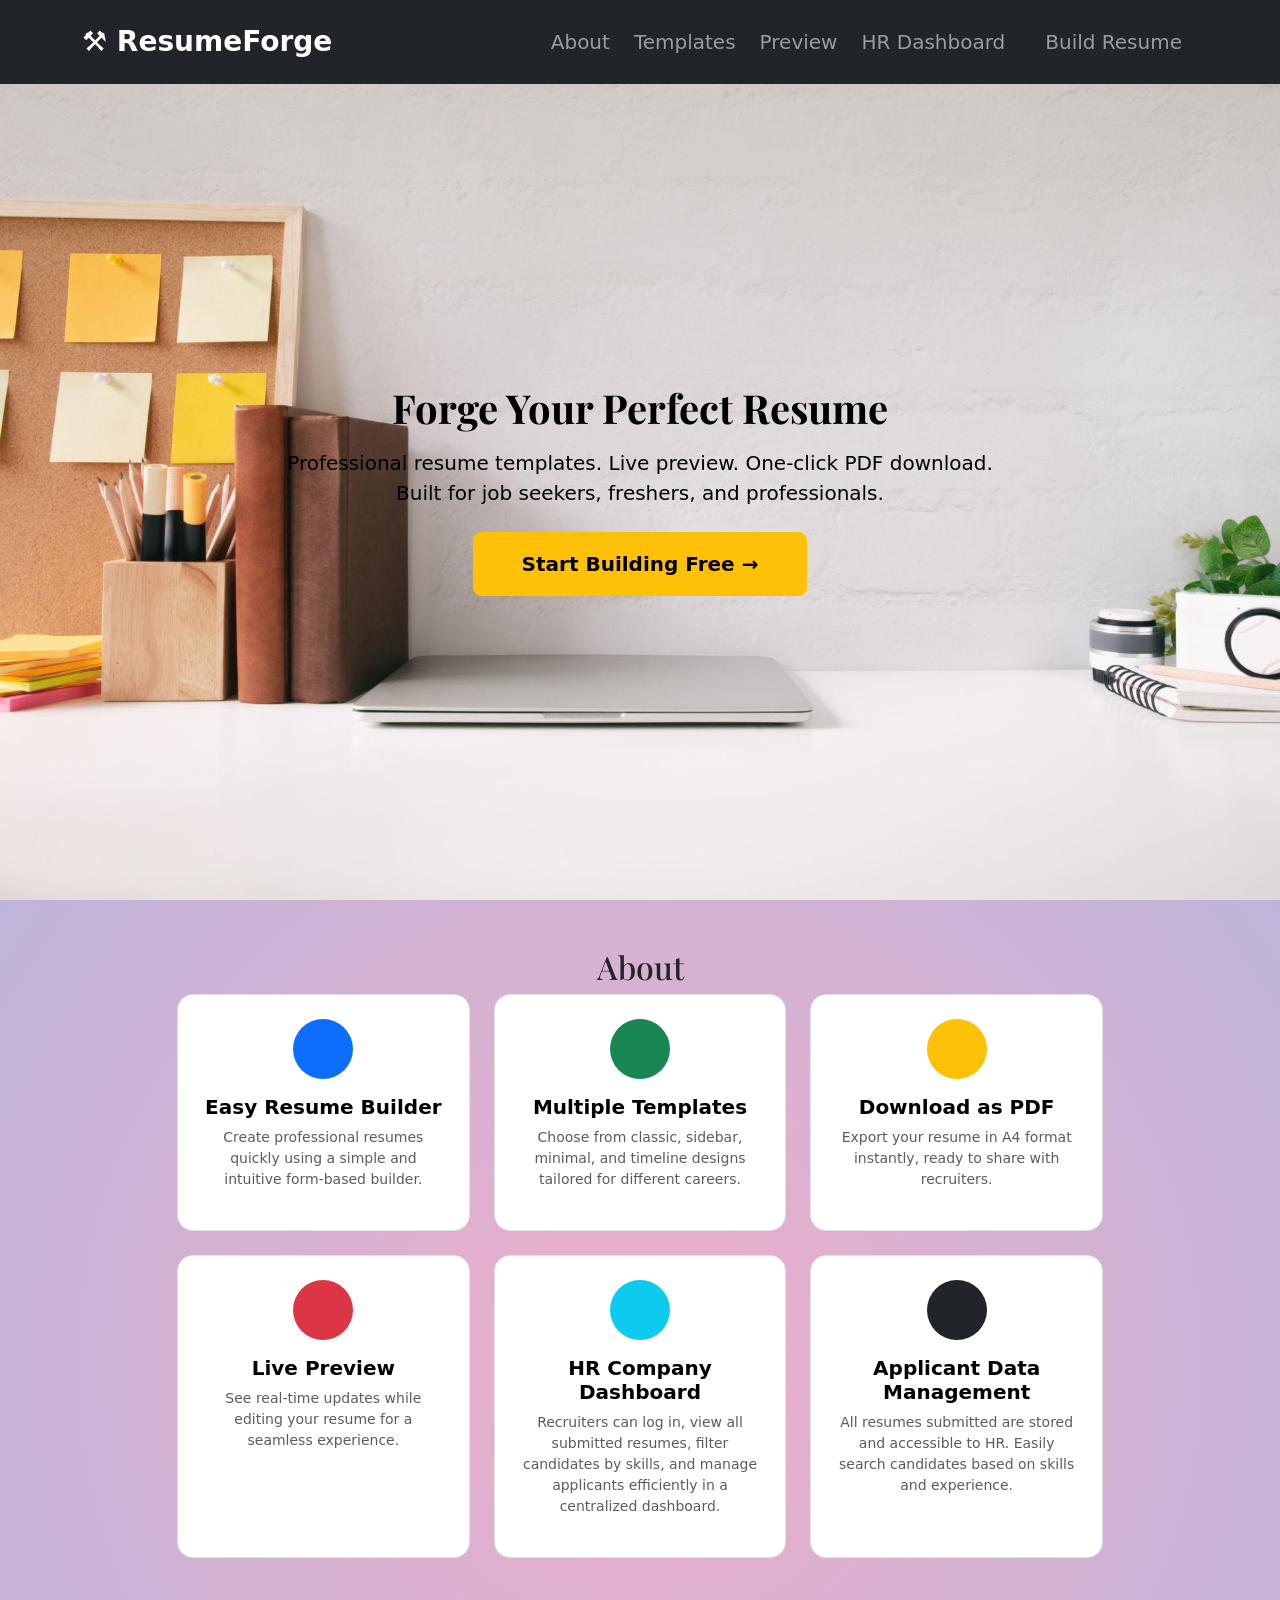
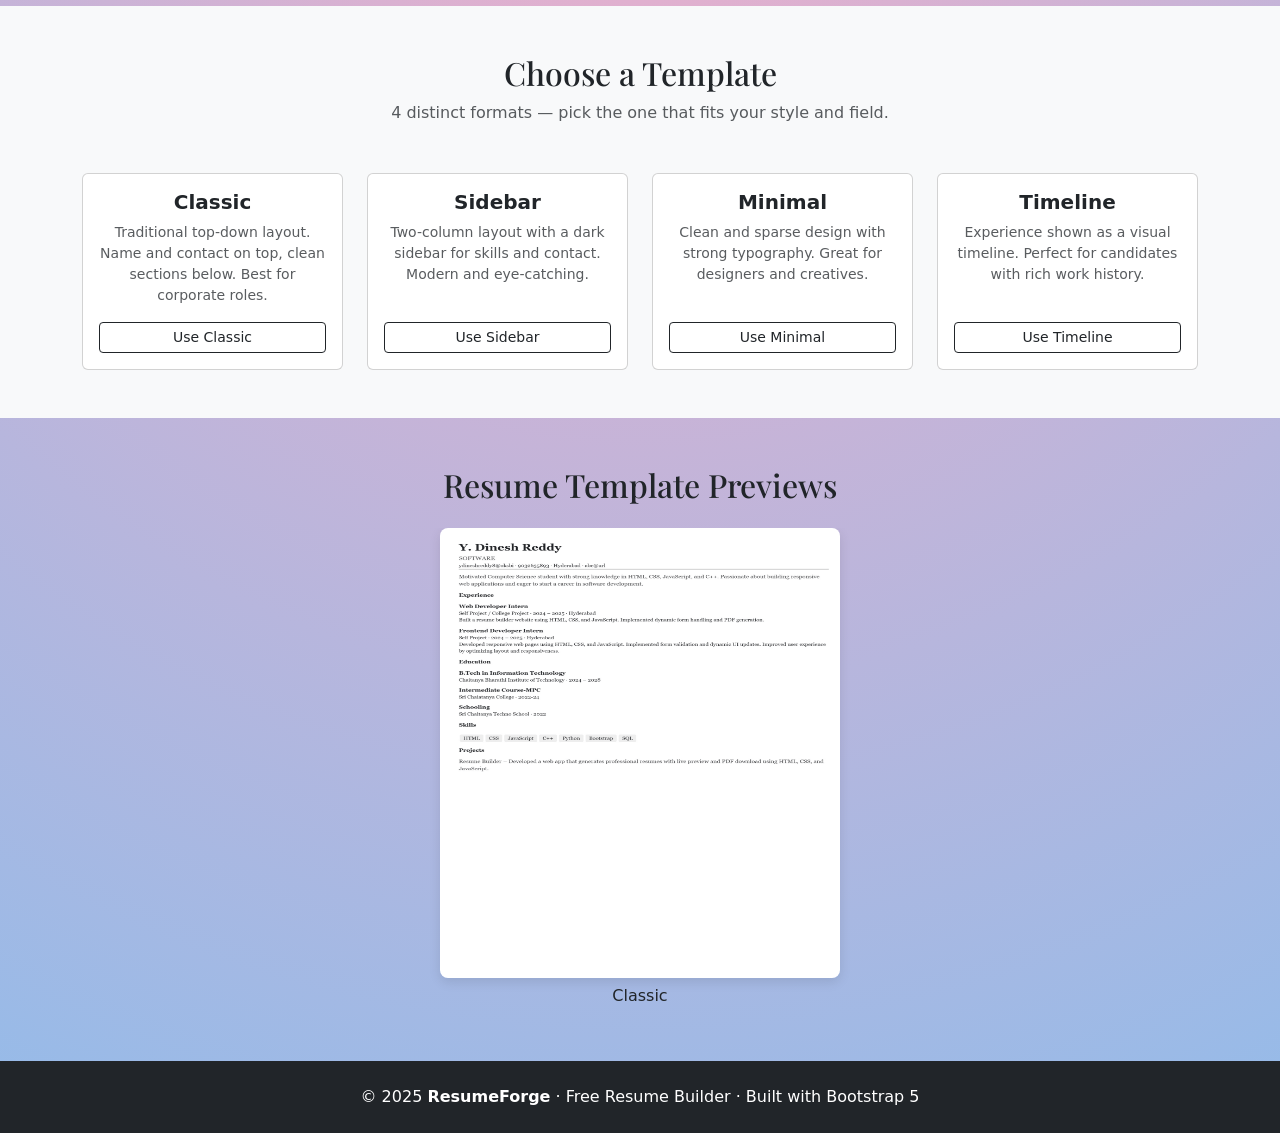
<file: index.html>
<!doctype html>
<html lang="en">

<head>
    <meta charset="UTF-8" />
    <meta name="viewport" content="width=device-width, initial-scale=1.0" />
    <title>ResumeForge</title>
    <link href="https://cdn.jsdelivr.net/npm/bootstrap@5.3.0/dist/css/bootstrap.min.css" rel="stylesheet" />
    <link
        href="https://fonts.googleapis.com/css2?family=Playfair+Display:wght@700&family=DM+Sans:wght@400;500&display=swap"
        rel="stylesheet" />
    <link href="style.css" rel="stylesheet" />
</head>

<body class="builder-page">
    <!-- Navbar -->
    <nav class="navbar navbar-expand-lg navbar-dark fixed-top bg-dark  py-3 " id="mainNav">
        <div class="container">
            <a class="navbar-brand fw-bold fs-3" href="#">⚒ ResumeForge</a>
            <button class="navbar-toggler" type="button" data-bs-toggle="collapse" data-bs-target="#navMenu">
                <span class="navbar-toggler-icon"></span>
            </button>
            <div class="collapse navbar-collapse " id="navMenu">
                <ul class="navbar-nav ms-auto fs-5 gap-2">
                    <li class="nav-item ">
                        <a class="nav-link" href="#about">About</a>
                    </li>
                    <li class="nav-item">
                        <a class="nav-link" href="#templates">Templates</a>
                    </li>
                    <li class="nav-item">
                        <a class="nav-link" href="#preview">Preview</a>
                    </li>
                    <li class="nav-item">
                        <a class="nav-link" href="login.html">HR Dashboard</a>
                    </li>
                    <li class="nav-item">
                        <a class="nav-link btn btn-outline-light px-3 ms-2" id="hov" href="builder.html">Build
                            Resume</a>
                    </li>
                </ul>
            </div>
        </div>
    </nav>

    <!-- Hero Section -->
    <section class="hero d-flex align-items-center text-white text-center text-white min-vh-100"
        style="background-image: url(download2.jpg); background-size: cover;background-repeat: no-repeat; ">
        <div class="container">
            <h1 class="display-3 hero-title">Forge Your Perfect Resume</h1>
            <p class="lead mt-3 mb-4">
                Professional resume templates. Live preview. One-click PDF
                download.<br />Built for job seekers, freshers, and professionals.
            </p>
            <a href="builder.html" class="btn btn-warning btn-lg px-5 py-3 fw-semibold">Start Building Free →</a>
        </div>
    </section>

    <div class="container py-5">
        <div class="row justify-content-center">
            <h2 class="section-title text-center">About</h2>

            <div class="col-lg-10">
                <div class="row g-4 row-cols-1 row-cols-md-2 row-cols-lg-3 text-center">

                    <!-- Feature 1 -->
                    <div class="col">
                        <div class="p-4 rounded-4 h-100 feature-card">
                            <div
                                class="d-inline-flex align-items-center justify-content-center bg-primary text-white fs-3 mb-3 rounded-circle feature-icon">
                                <i class="bi bi-file-earmark-text"></i>
                            </div>
                            <h5 class="fw-bold">Easy Resume Builder</h5>
                            <p class="small text-muted">
                                Create professional resumes quickly using a simple and intuitive form-based builder.
                            </p>
                        </div>
                    </div>

                    <!-- Feature 2 -->
                    <div class="col">
                        <div class="p-4 rounded-4 h-100 feature-card">
                            <div
                                class="d-inline-flex align-items-center justify-content-center bg-success text-white fs-3 mb-3 rounded-circle feature-icon">
                                <i class="bi bi-layout-text-window"></i>
                            </div>
                            <h5 class="fw-bold">Multiple Templates</h5>
                            <p class="small text-muted">
                                Choose from classic, sidebar, minimal, and timeline designs tailored for different
                                careers.
                            </p>
                        </div>
                    </div>

                    <!-- Feature 3 -->
                    <div class="col">
                        <div class="p-4 rounded-4 h-100 feature-card">
                            <div
                                class="d-inline-flex align-items-center justify-content-center bg-warning text-dark fs-3 mb-3 rounded-circle feature-icon">
                                <i class="bi bi-download"></i>
                            </div>
                            <h5 class="fw-bold">Download as PDF</h5>
                            <p class="small text-muted">
                                Export your resume in A4 format instantly, ready to share with recruiters.
                            </p>
                        </div>
                    </div>

                    <!-- Feature 4 -->
                    <div class="col">
                        <div class="p-4 rounded-4 h-100 feature-card">
                            <div
                                class="d-inline-flex align-items-center justify-content-center bg-danger text-white fs-3 mb-3 rounded-circle feature-icon">
                                <i class="bi bi-pencil-square"></i>
                            </div>
                            <h5 class="fw-bold">Live Preview</h5>
                            <p class="small text-muted">
                                See real-time updates while editing your resume for a seamless experience.
                            </p>
                        </div>
                    </div>

                    <!-- Feature 5 -->
                    <div class="col">
                        <div class="p-4 rounded-4 h-100 feature-card">
                            <div
                                class="d-inline-flex align-items-center justify-content-center bg-info text-white fs-3 mb-3 rounded-circle feature-icon">
                                <i class="bi bi-person-lines-fill"></i>
                            </div>
                            <h5 class="fw-bold">HR Company Dashboard</h5>
                            <p class="small text-muted">
                                Recruiters can log in, view all submitted resumes, filter candidates by skills,
                                and manage applicants efficiently in a centralized dashboard. </p>
                        </div>
                    </div>

                    <!-- Feature 6 -->
                    <div class="col">
                        <div class="p-4 rounded-4 h-100 feature-card">
                            <div
                                class="d-inline-flex align-items-center justify-content-center bg-dark text-white fs-3 mb-3 rounded-circle feature-icon">
                                <i class="bi bi-brush"></i>
                            </div>
                            <h5 class="fw-bold">Applicant Data Management</h5>
                            <p class="small text-muted">
                                All resumes submitted are stored and accessible to HR.
                                Easily search candidates based on skills and experience. </p>
                        </div>
                    </div>

                </div>
            </div>

        </div>
    </div>
    <!-- Templates Section -->
    <section class="py-5 bg-light" id="templates">
        <div class="container">
            <h2 class="section-title text-center">Choose a Template</h2>
            <p class="text-center text-muted mb-5">
                4 distinct formats — pick the one that fits your style and field.
            </p>
            <div class="row g-4">
                <!-- Template 1: Classic -->
                <div class="col-sm-6 col-lg-3">
                    <div class="template-card card h-100 text-center p-3">
                        <h5 class="fw-bold">Classic</h5>
                        <p class="text-muted small">
                            Traditional top-down layout. Name and contact on top, clean
                            sections below. Best for corporate roles.
                        </p>
                        <a href="builder.html?template=classic" class="btn btn-outline-dark btn-sm mt-auto">Use
                            Classic</a>
                    </div>
                </div>

                <!-- Template 2: Sidebar -->
                <div class="col-sm-6 col-lg-3">
                    <div class="template-card card h-100 text-center p-3">
                        <h5 class="fw-bold">Sidebar</h5>
                        <p class="text-muted small">
                            Two-column layout with a dark sidebar for skills and contact.
                            Modern and eye-catching.
                        </p>
                        <a href="builder.html?template=sidebar" class="btn btn-outline-dark btn-sm mt-auto">Use
                            Sidebar</a>
                    </div>
                </div>

                <!-- Template 3: Minimal -->
                <div class="col-sm-6 col-lg-3">
                    <div class="template-card card h-100 text-center p-3">
                        <h5 class="fw-bold">Minimal</h5>
                        <p class="text-muted small">
                            Clean and sparse design with strong typography. Great for
                            designers and creatives.
                        </p>
                        <a href="builder.html?template=minimal" class="btn btn-outline-dark btn-sm mt-auto">Use
                            Minimal</a>
                    </div>
                </div>

                <!-- Template 4: Timeline -->
                <div class="col-sm-6 col-lg-3">
                    <div class="template-card card h-100 text-center p-3">
                        <h5 class="fw-bold">Timeline</h5>
                        <p class="text-muted small">
                            Experience shown as a visual timeline. Perfect for candidates
                            with rich work history.
                        </p>
                        <a href="builder.html?template=timeline" class="btn btn-outline-dark btn-sm mt-auto">Use
                            Timeline</a>
                    </div>
                </div>
            </div>
        </div>
    </section>


    <!-- Templates Carousel -->
    <section class="py-5" id="preview">
        <div class="container text-center">

            <h2 class="section-title">Resume Template Previews </h2>

            <div id="carouselExampleSlidesOnly" class="carousel slide mt-4" data-bs-ride="carousel"
                data-bs-interval="2000">

                <div class="carousel-inner">

                    <div class="carousel-item active">
                        <img src="imagesclassic.png" class="template" alt="Classic">
                        <h6 class="mt-2">Classic</h6>
                    </div>

                    <div class="carousel-item">
                        <img src="imagessidebar.png" class="template" alt="Sidebar">
                        <h6 class="mt-2">Sidebar</h6>
                    </div>

                    <div class="carousel-item">
                        <img src="imagesminimal.png" class="template" alt="Minimal">
                        <h6 class="mt-2">Minimal</h6>
                    </div>

                    <div class="carousel-item">
                        <img src="imagestimeline.png" class="template" alt="Timeline">
                        <h6 class="mt-2">Timeline</h6>
                    </div>

                </div>
            </div>
        </div>
    </section>

    <!-- Footer -->
    <footer class="bg-dark text-white text-center py-4">
        <p class="mb-0">
            © 2025 <strong>ResumeForge</strong> · Free Resume Builder · Built with
            Bootstrap 5
        </p>
    </footer>

    <script src="https://cdn.jsdelivr.net/npm/bootstrap@5.3.0/dist/js/bootstrap.bundle.min.js"></script>
    <script src="script.js"></script>
</body>

</html>
</file>
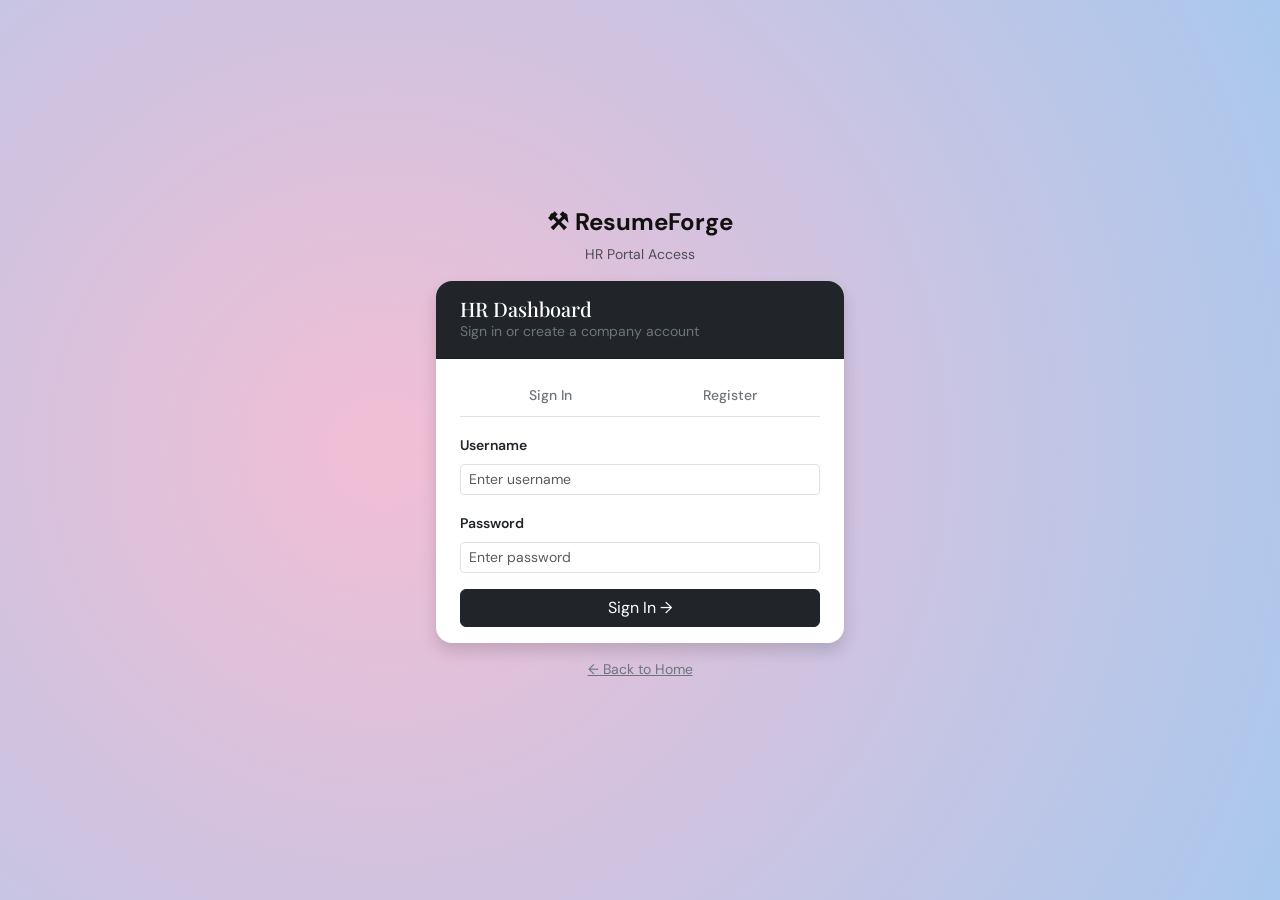
<file: hr-dashboard.html>
<!DOCTYPE html>
<html lang="en">

<head>
    <meta charset="UTF-8" />
    <meta name="viewport" content="width=device-width, initial-scale=1.0" />
    <title>ResumeForge – HR Dashboard</title>
    <link href="https://cdn.jsdelivr.net/npm/bootstrap@5.3.0/dist/css/bootstrap.min.css" rel="stylesheet" />
    <link
        href="https://fonts.googleapis.com/css2?family=Playfair+Display:wght@700&family=DM+Sans:wght@400;500&display=swap"
        rel="stylesheet" />
    <style>
        body {
            font-family: 'DM Sans', sans-serif;
            background: #f4f6fb;
        }

        .skill-tag {
            display: inline-block;
            background: #e9ecef;
            border-radius: 4px;
            padding: 2px 8px;
            font-size: 11px;
            margin: 2px 2px 2px 0;
            color: #495057;
        }

        .skill-tag.highlight {
            background: #fff3cd;
            color: #856404;
            font-weight: 600;
        }
    </style>
</head>

<body>

    <!-- Navbar -->
    <nav class="navbar navbar-dark bg-dark px-4">
        <a class="navbar-brand fw-bold" href="index.html" style="font-family:'Playfair Display',serif">⚒ ResumeForge</a>
        <div class="d-flex align-items-center gap-3">
            <span class="text-secondary small">Logged in as <strong class="text-white" id="navUserName"></strong> ·
                <span id="navCompany"></span></span>
            <button class="btn btn-outline-secondary btn-sm" onclick="doLogout()">Logout</button>
        </div>
    </nav>

    <!-- Hero Welcome Section -->
    <div class="bg-dark text-white py-5 px-4 mb-4">
        <div class="container">
            <p class="text-warning small text-uppercase fw-semibold mb-1">HR Dashboard</p>
            <h2 style="font-family:'Playfair Display',serif">Welcome back, <span id="welcomeName"></span> 👋</h2>
            <p class="text-secondary mb-0">Company: <span class="text-white fw-semibold" id="heroCompany"></span></p>
        </div>
    </div>

    <!-- Applicants Panel -->
    <div class="container mb-5">
        <div class="card shadow-sm border-0">
            <div class="card-header bg-white d-flex flex-wrap align-items-center justify-content-between gap-2 py-3">
                <h6 class="mb-0 fw-semibold">📋 All Applicants</h6>
                <div class="d-flex gap-2 flex-wrap">
                    <input type="text" class="form-control form-control-sm" id="skillSearch"
                        placeholder="Search by skill…" style="width:200px"
                        onkeydown="if(event.key==='Enter')doSearch()" />
                    <button class="btn btn-dark btn-sm" onclick="doSearch()">Search</button>
                    <button class="btn btn-outline-secondary btn-sm" onclick="clearSearch()">Clear</button>
                </div>
            </div>
            <div class="table-responsive">
                <table class="table table-hover mb-0 align-middle small">
                    <thead class="table-light text-uppercase text-muted" style="font-size:11px;letter-spacing:1px">
                        <tr>
                            <th>#</th>
                            <th>Applicant</th>
                            <th>Contact</th>
                            <th>Skills</th>
                            <th>Experience</th>
                            <th>Action</th>
                        </tr>
                    </thead>
                    <tbody id="applicantsTable">
                        <tr>
                            <td colspan="6" class="text-center text-muted py-5">📭 No applicants yet.</td>
                        </tr>
                    </tbody>
                </table>
            </div>
        </div>
    </div>

    <!-- Detail Modal -->
    <div class="modal fade" id="detailModal" tabindex="-1">
        <div class="modal-dialog modal-lg modal-dialog-scrollable">
            <div class="modal-content">
                <div class="modal-header">
                    <h5 class="modal-title" id="modalName">Applicant Details</h5>
                    <button type="button" class="btn-close" data-bs-dismiss="modal"></button>
                </div>
                <div class="modal-body small" id="modalBody"></div>
            </div>
        </div>
    </div>

    <script src="https://cdn.jsdelivr.net/npm/bootstrap@5.3.0/dist/js/bootstrap.bundle.min.js"></script>
    <script src="script.js">
    </script>
</body>

</html>
</file>
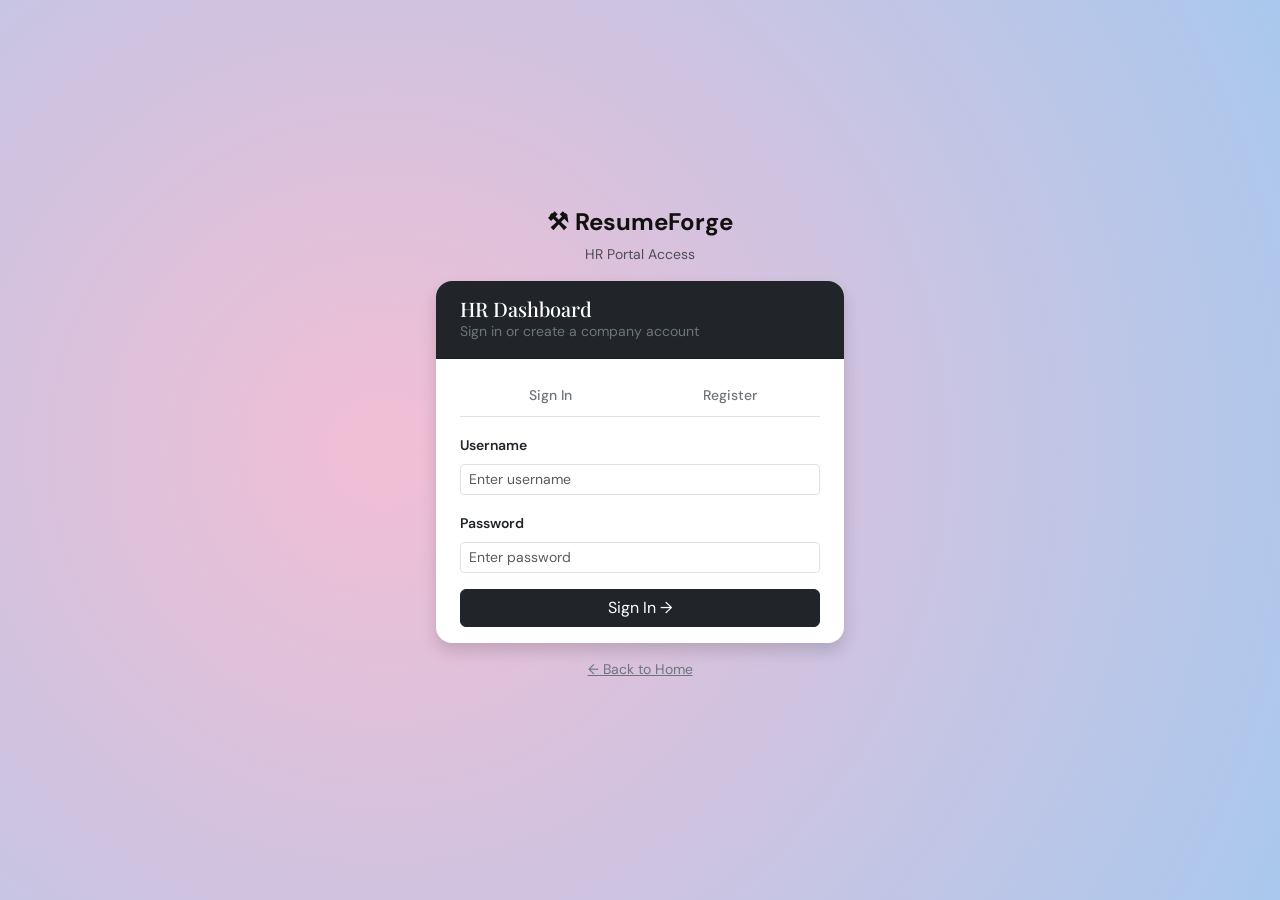
<file: login.html>
<!DOCTYPE html>
<html lang="en">

<head>
    <meta charset="UTF-8" />
    <meta name="viewport" content="width=device-width, initial-scale=1.0" />
    <title>ResumeForge – HR Login</title>
    <link href="https://cdn.jsdelivr.net/npm/bootstrap@5.3.0/dist/css/bootstrap.min.css" rel="stylesheet" />
    <link
        href="https://fonts.googleapis.com/css2?family=Playfair+Display:wght@700&family=DM+Sans:wght@400;500&display=swap"
        rel="stylesheet" />
    <style>
        body {
            font-family: 'DM Sans', sans-serif;
            background: radial-gradient(circle at 30% 50%, rgba(238, 174, 202, 0.8), rgba(148, 187, 233, 0.8));
            min-height: 100vh;
        }

        .brand-link {
            color: #111110;
            font-weight: 700;
            text-decoration: none;
        }

        .tab-btn {
            flex: 1;
            background: none;
            border: none;
            padding: 10px;
            font-size: 14px;
            font-weight: 500;
            color: #6c757d;
            border-bottom: 2px solid transparent;
            margin-bottom: -2px;
            cursor: pointer;
        }
    </style>
</head>

<body class="d-flex align-items-center justify-content-center">
    <div style="width:100%;max-width:440px;padding:16px">
        <div class="text-center mb-3">
            <a href="index.html" class="brand-link fs-4">⚒ ResumeForge</a>
            <p class="text-muted small mt-1">HR Portal Access</p>
        </div>
        <div class="card shadow border-0 rounded-4 overflow-hidden">
            <div class="card-header bg-dark text-white py-3 px-4">
                <h5 class="mb-0" style="font-family:'Playfair Display',serif">HR Dashboard</h5>
                <p class="text-secondary small mb-0">Sign in or create a company account</p>
            </div>
            <div class="card-body px-4 py-3">
                <div class="d-flex border-bottom mb-3">
                    <button class="tab-btn active" id="signinTab" onclick="showTab('signin')">Sign In</button>
                    <button class="tab-btn" id="registerTab" onclick="showTab('register')">Register</button>
                </div>
                <div id="alertMsg" class="alert d-none small py-2"></div>
                <!-- Sign In -->
                <div id="signinForm">
                    <div class="mb-3">
                        <label class="form-label small fw-semibold">Username</label>
                        <input type="text" class="form-control form-control-sm" id="siUsername"
                            placeholder="Enter username" />
                    </div>
                    <div class="mb-3">
                        <label class="form-label small fw-semibold">Password</label>
                        <input type="password" class="form-control form-control-sm" id="siPassword"
                            placeholder="Enter password" />
                    </div>
                    <button class="btn btn-dark w-100" onclick="doSignIn()">Sign In →</button>
                </div>
                <!-- Register -->
                <div id="registerForm" style="display:none">
                    <div class="mb-3">
                        <label class="form-label small fw-semibold">Full Name</label>
                        <input type="text" class="form-control form-control-sm" id="regName"
                            placeholder="Your full name" />
                    </div>
                    <div class="mb-3">
                        <label class="form-label small fw-semibold">Username</label>
                        <input type="text" class="form-control form-control-sm" id="regUsername"
                            placeholder="Choose a username" />
                    </div>
                    <div class="mb-3">
                        <label class="form-label small fw-semibold">Password</label>
                        <input type="password" class="form-control form-control-sm" id="regPassword"
                            placeholder="Create password" />
                    </div>
                    <div class="mb-3">
                        <label class="form-label small fw-semibold">Company Name</label>
                        <input type="text" class="form-control form-control-sm" id="regCompany"
                            placeholder="Your company name" />
                    </div>
                    <button class="btn btn-dark w-100" onclick="doRegister()">Create Account →</button>
                </div>
            </div>
        </div>
        <p class="text-center text-muted small mt-3">
            <a href="index.html" class="text-secondary">← Back to Home</a>
        </p>
    </div>
    <script src="script.js"></script>
</body>

</html>
</file>
<file: style.css>
.section-title {
    font-family: "Playfair Display", serif;
}

#mainNav {
    backdrop-filter: blur(6px);
}

.builder-page {
    background: radial-gradient(circle, rgba(238, 174, 202, 1) 0%, rgba(148, 187, 233, 1) 100%);
}

#hov:hover {
    color: black;
    cursor: pointer;
    background-color: antiquewhite;
}


.hero {
    padding-top: 80px;
}

.hero-title {
    font-family: "Playfair Display", serif;
}

.form-panel {
    max-height: calc(100vh - 80px);
}

.preview-wrapper {
    top: 70px;
}

.resume-preview-box {
    min-height: 842px;
    transform-origin: top left;
}

.tpl-classic {
    font-family: Georgia, serif;
}

.tpl-classic .r-title {
    font-size: 14px;
}

.tpl-classic .r-section-head {
    letter-spacing: 1.5px;
}

.tpl-sidebar {
    min-height: 842px;
    font-family: "DM Sans", sans-serif;
    font-size: 12px;
}

.tpl-sidebar .r-sidebar {
    width: 200px;
}

.tpl-sidebar .r-sidebar .r-section-head {
    font-size: 10px;
    letter-spacing: 1px;
}

.tpl-sidebar .r-sidebar p,
.tpl-sidebar .r-sidebar li {
    font-size: 11px;
    color: #bdc3c7;
}

.tpl-sidebar .r-main .r-section-head {
    letter-spacing: 1px;
}

.tpl-minimal {
    font-family: "DM Sans", sans-serif;
}

.tpl-minimal .r-name {
    letter-spacing: -1px;
}

.tpl-minimal .r-section-head {
    letter-spacing: 3px;
}

.tpl-timeline {
    font-family: "DM Sans", sans-serif;
}

.tpl-timeline .r-section-head {
    letter-spacing: 1.5px;
}

.tpl-timeline .tl-dot {
    width: 10px;
    height: 10px;
    z-index: 1;
}

.tpl-timeline .tl-line {
    left: 4px;
    top: 14px;
    bottom: -12px;
    width: 2px;
}

@media (max-width: 991px) {
    .resume-preview-box {
        transform: scale(0.65);
        transform-origin: top left;
        width: 154%;
    }

    .preview-wrapper {
        overflow: hidden;
    }
}

@media (max-width: 576px) {
    .resume-preview-box {
        transform: scale(0.42);
        transform-origin: top left;
        width: 238%;
    }
}

.feature-card {
    background: #ffffff;
    color: #000;
    transition: all 0.4s ease;
    border: 1px solid #dee2e6;
}

.feature-card:hover {
    background: linear-gradient(90deg,
            rgba(42, 123, 155, 1) 0%,
            rgba(87, 199, 133, 1) 50%,
            rgba(237, 221, 83, 1) 100%);
    color: #fff;
    transform: translateY(-6px);
    box-shadow: 0 10px 25px rgba(0, 0, 0, 0.2);
}

.feature-card:hover p,
.feature-card:hover h5 {
    color: #fff;
}

.feature-icon {
    width: 60px;
    height: 60px;
}

.hero-title {
    font-size: 2.5rem;
    font-weight: bold;
    color: black;
}

.lead {
    color: black;
}

.template {
    width: 400px;
    /* small preview size */
    height: 450px;
    /* keep aspect ratio */
    border-radius: 8px;
    box-shadow: 0 4px 12px rgba(0, 0, 0, 0.1);
}
</file>
